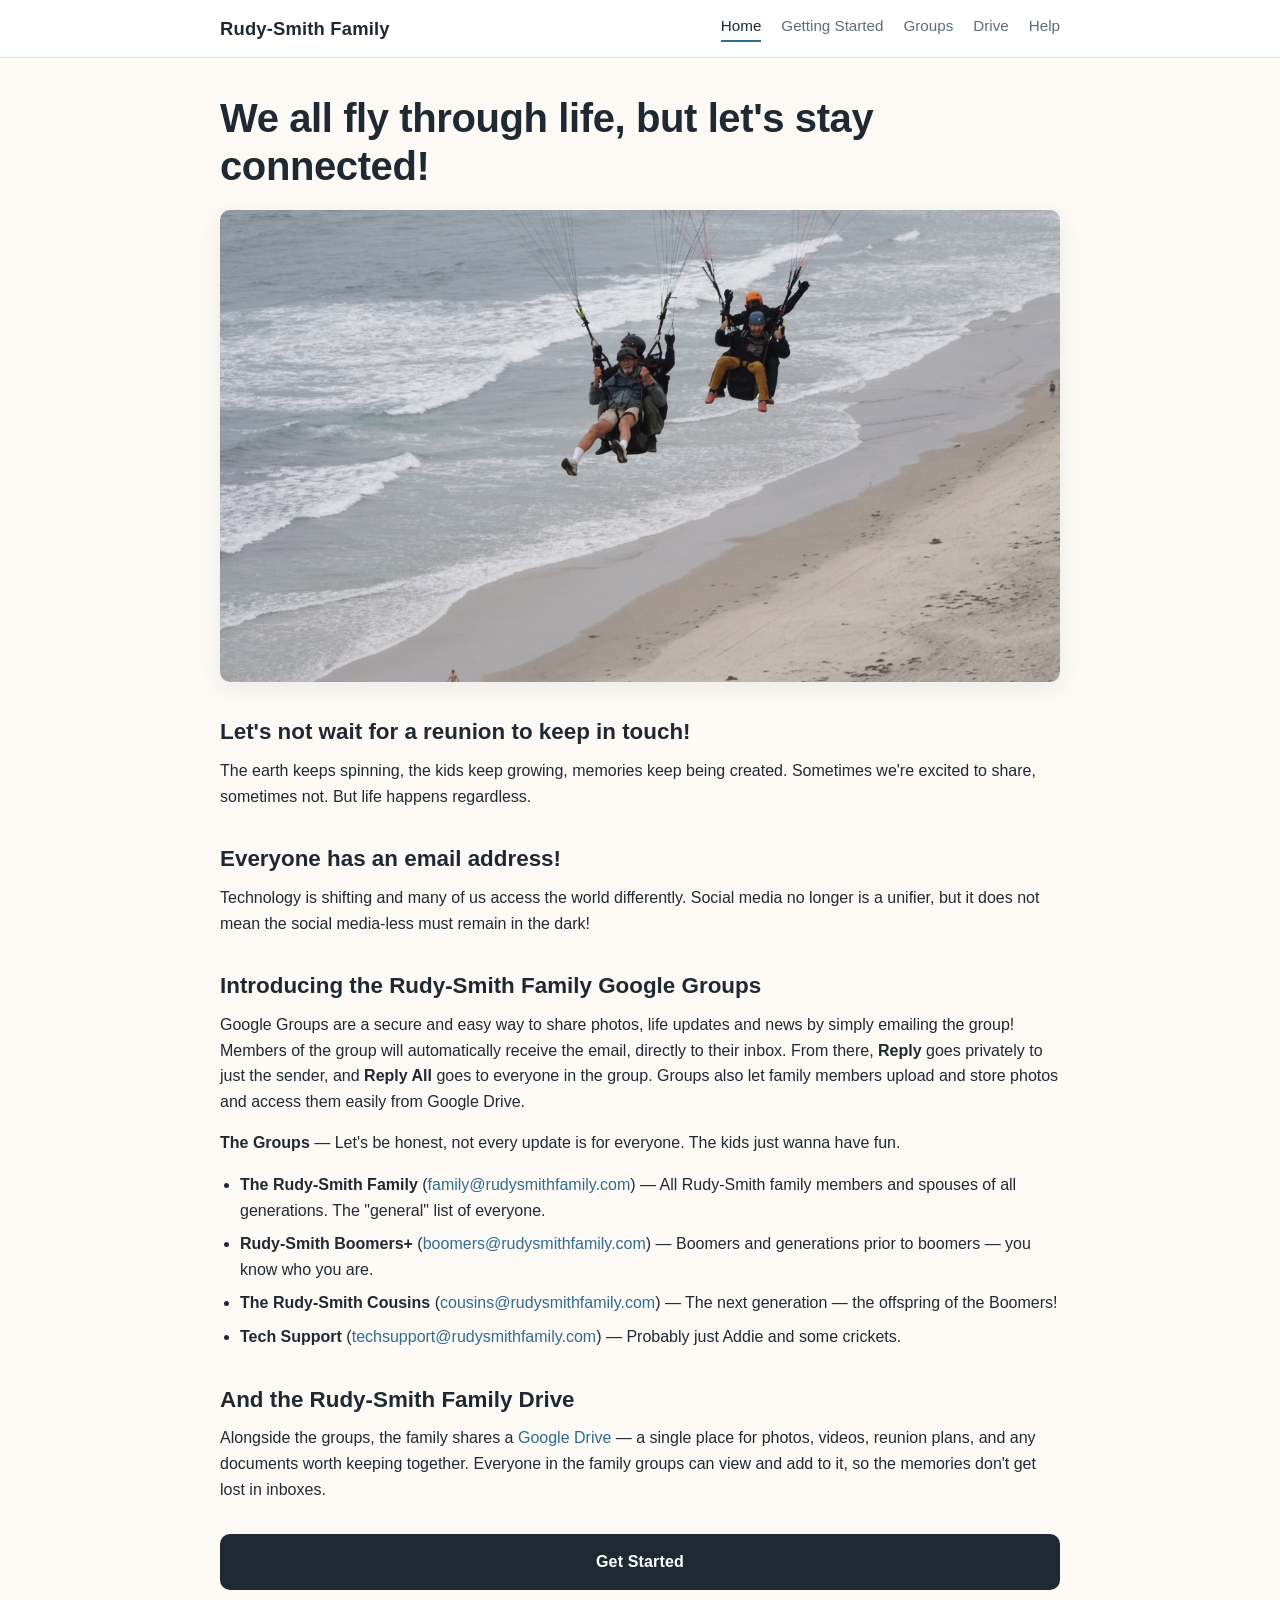
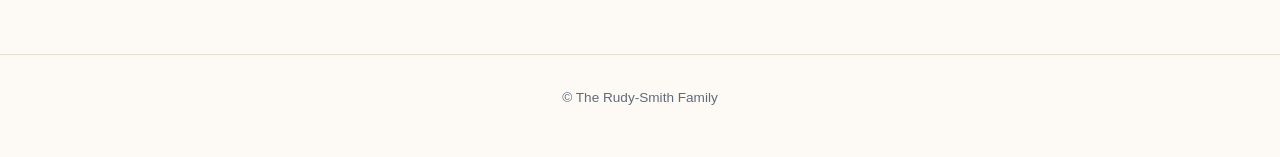
<file: index.html>
<!doctype html>
<html lang="en">
<head>
  <meta charset="utf-8">
  <meta name="viewport" content="width=device-width, initial-scale=1">
  <title>Rudy-Smith Family</title>
  <meta name="description" content="A simple home base for the Rudy-Smith family — staying connected through email, photos, and life updates.">
  <link rel="stylesheet" href="/assets/css/style.css">
</head>
<body>
  <header class="site-header">
    <div class="site-header__inner">
      <a class="site-title" href="/">Rudy-Smith Family</a>
      <nav class="site-nav" aria-label="Primary">
        <a href="/" class="is-active">Home</a>
        <a href="/getting-started.html">Getting Started</a>
        <a href="/groups.html">Groups</a>
        <a href="/family-drive.html">Drive</a>
        <a href="/help.html">Help</a>
      </nav>
    </div>
  </header>

  <main>
    <h1>We all fly through life, but let's stay connected!</h1>

    <img class="hero-image"
         src="/assets/img/hero.jpg"
         alt="Two people paragliding in tandem along an ocean coastline.">

    <h2>Let's not wait for a reunion to keep in touch!</h2>
    <p>The earth keeps spinning, the kids keep growing, memories keep being created. Sometimes we're excited to share, sometimes not. But life happens regardless.</p>

    <h2>Everyone has an email address!</h2>
    <p>Technology is shifting and many of us access the world differently. Social media no longer is a unifier, but it does not mean the social media-less must remain in the dark!</p>

    <h2>Introducing the <strong>Rudy-Smith Family Google Groups</strong></h2>
    <p>Google Groups are a secure and easy way to share photos, life updates and news by simply emailing the group! Members of the group will automatically receive the email, directly to their inbox. From there, <strong>Reply</strong> goes privately to just the sender, and <strong>Reply All</strong> goes to everyone in the group. Groups also let family members upload and store photos and access them easily from Google Drive.</p>

    <p><strong>The Groups</strong> — Let's be honest, not every update is for everyone. The kids just wanna have fun.</p>

    <ul class="group-summary">
      <li><strong>The Rudy-Smith Family</strong> (<a href="mailto:family@rudysmithfamily.com">family@rudysmithfamily.com</a>) — All Rudy-Smith family members and spouses of all generations. The "general" list of everyone.</li>
      <li><strong>Rudy-Smith Boomers+</strong> (<a href="mailto:boomers@rudysmithfamily.com">boomers@rudysmithfamily.com</a>) — Boomers and generations prior to boomers — you know who you are.</li>
      <li><strong>The Rudy-Smith Cousins</strong> (<a href="mailto:cousins@rudysmithfamily.com">cousins@rudysmithfamily.com</a>) — The next generation — the offspring of the Boomers!</li>
      <li><strong>Tech Support</strong> (<a href="mailto:techsupport@rudysmithfamily.com">techsupport@rudysmithfamily.com</a>) — Probably just Addie and some crickets.</li>
    </ul>

    <h2>And the <strong>Rudy-Smith Family Drive</strong></h2>
    <p>Alongside the groups, the family shares a <a href="/family-drive.html">Google Drive</a> — a single place for photos, videos, reunion plans, and any documents worth keeping together. Everyone in the family groups can view and add to it, so the memories don't get lost in inboxes.</p>

    <a class="cta" href="/getting-started.html">Get Started</a>
  </main>

  <footer class="site-footer">
    <p>&copy; The Rudy-Smith Family</p>
  </footer>
</body>
</html>
</file>
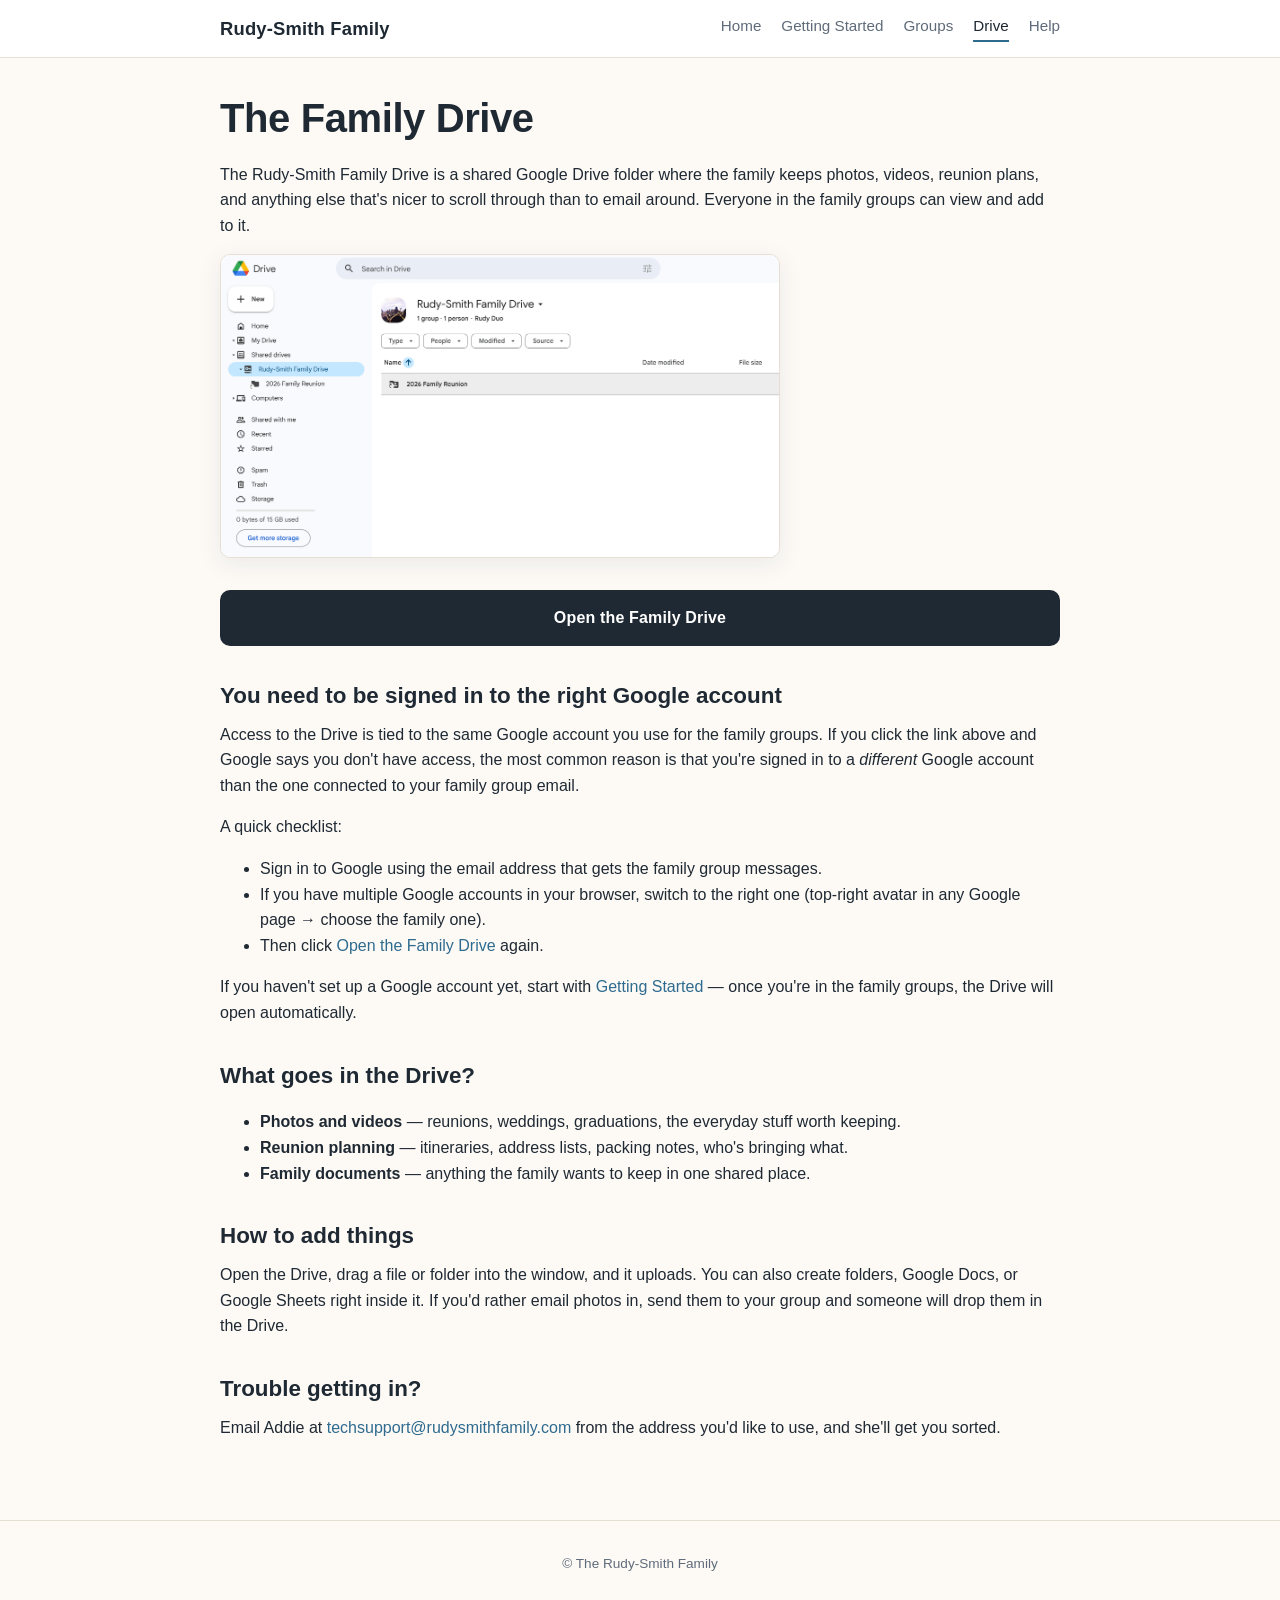
<file: family-drive.html>
<!doctype html>
<html lang="en">
<head>
  <meta charset="utf-8">
  <meta name="viewport" content="width=device-width, initial-scale=1">
  <title>Family Drive · Rudy-Smith Family</title>
  <meta name="description" content="The Rudy-Smith Family shared Google Drive — where photos, videos, and documents live for the whole family.">
  <link rel="stylesheet" href="/assets/css/style.css">
</head>
<body>
  <header class="site-header">
    <div class="site-header__inner">
      <a class="site-title" href="/">Rudy-Smith Family</a>
      <nav class="site-nav" aria-label="Primary">
        <a href="/">Home</a>
        <a href="/getting-started.html">Getting Started</a>
        <a href="/groups.html">Groups</a>
        <a href="/family-drive.html" class="is-active">Drive</a>
        <a href="/help.html">Help</a>
      </nav>
    </div>
  </header>

  <main>
    <h1>The Family Drive</h1>
    <p>The Rudy-Smith Family Drive is a shared Google Drive folder where the family keeps photos, videos, reunion plans, and anything else that's nicer to scroll through than to email around. Everyone in the family groups can view and add to it.</p>

    <img class="step-image" src="/assets/img/family-drive.png" alt="Google Drive showing the Rudy-Smith Family Drive shared drive with a 2026 Family Reunion folder inside.">

    <a class="cta" href="https://drive.google.com/drive/folders/0AOQkxbM5boICUk9PVA" target="_blank" rel="noopener">Open the Family Drive</a>

    <h2>You need to be signed in to the right Google account</h2>
    <p>Access to the Drive is tied to the same Google account you use for the family groups. If you click the link above and Google says you don't have access, the most common reason is that you're signed in to a <em>different</em> Google account than the one connected to your family group email.</p>
    <p>A quick checklist:</p>
    <ul>
      <li>Sign in to Google using the email address that gets the family group messages.</li>
      <li>If you have multiple Google accounts in your browser, switch to the right one (top-right avatar in any Google page → choose the family one).</li>
      <li>Then click <a href="https://drive.google.com/drive/folders/0AOQkxbM5boICUk9PVA" target="_blank" rel="noopener">Open the Family Drive</a> again.</li>
    </ul>
    <p>If you haven't set up a Google account yet, start with <a href="/getting-started.html">Getting Started</a> — once you're in the family groups, the Drive will open automatically.</p>

    <h2>What goes in the Drive?</h2>
    <ul>
      <li><strong>Photos and videos</strong> — reunions, weddings, graduations, the everyday stuff worth keeping.</li>
      <li><strong>Reunion planning</strong> — itineraries, address lists, packing notes, who's bringing what.</li>
      <li><strong>Family documents</strong> — anything the family wants to keep in one shared place.</li>
    </ul>

    <h2>How to add things</h2>
    <p>Open the Drive, drag a file or folder into the window, and it uploads. You can also create folders, Google Docs, or Google Sheets right inside it. If you'd rather email photos in, send them to your group and someone will drop them in the Drive.</p>

    <h2>Trouble getting in?</h2>
    <p>Email Addie at <a href="mailto:techsupport@rudysmithfamily.com">techsupport@rudysmithfamily.com</a> from the address you'd like to use, and she'll get you sorted.</p>
  </main>

  <footer class="site-footer">
    <p>&copy; The Rudy-Smith Family</p>
  </footer>
</body>
</html>
</file>
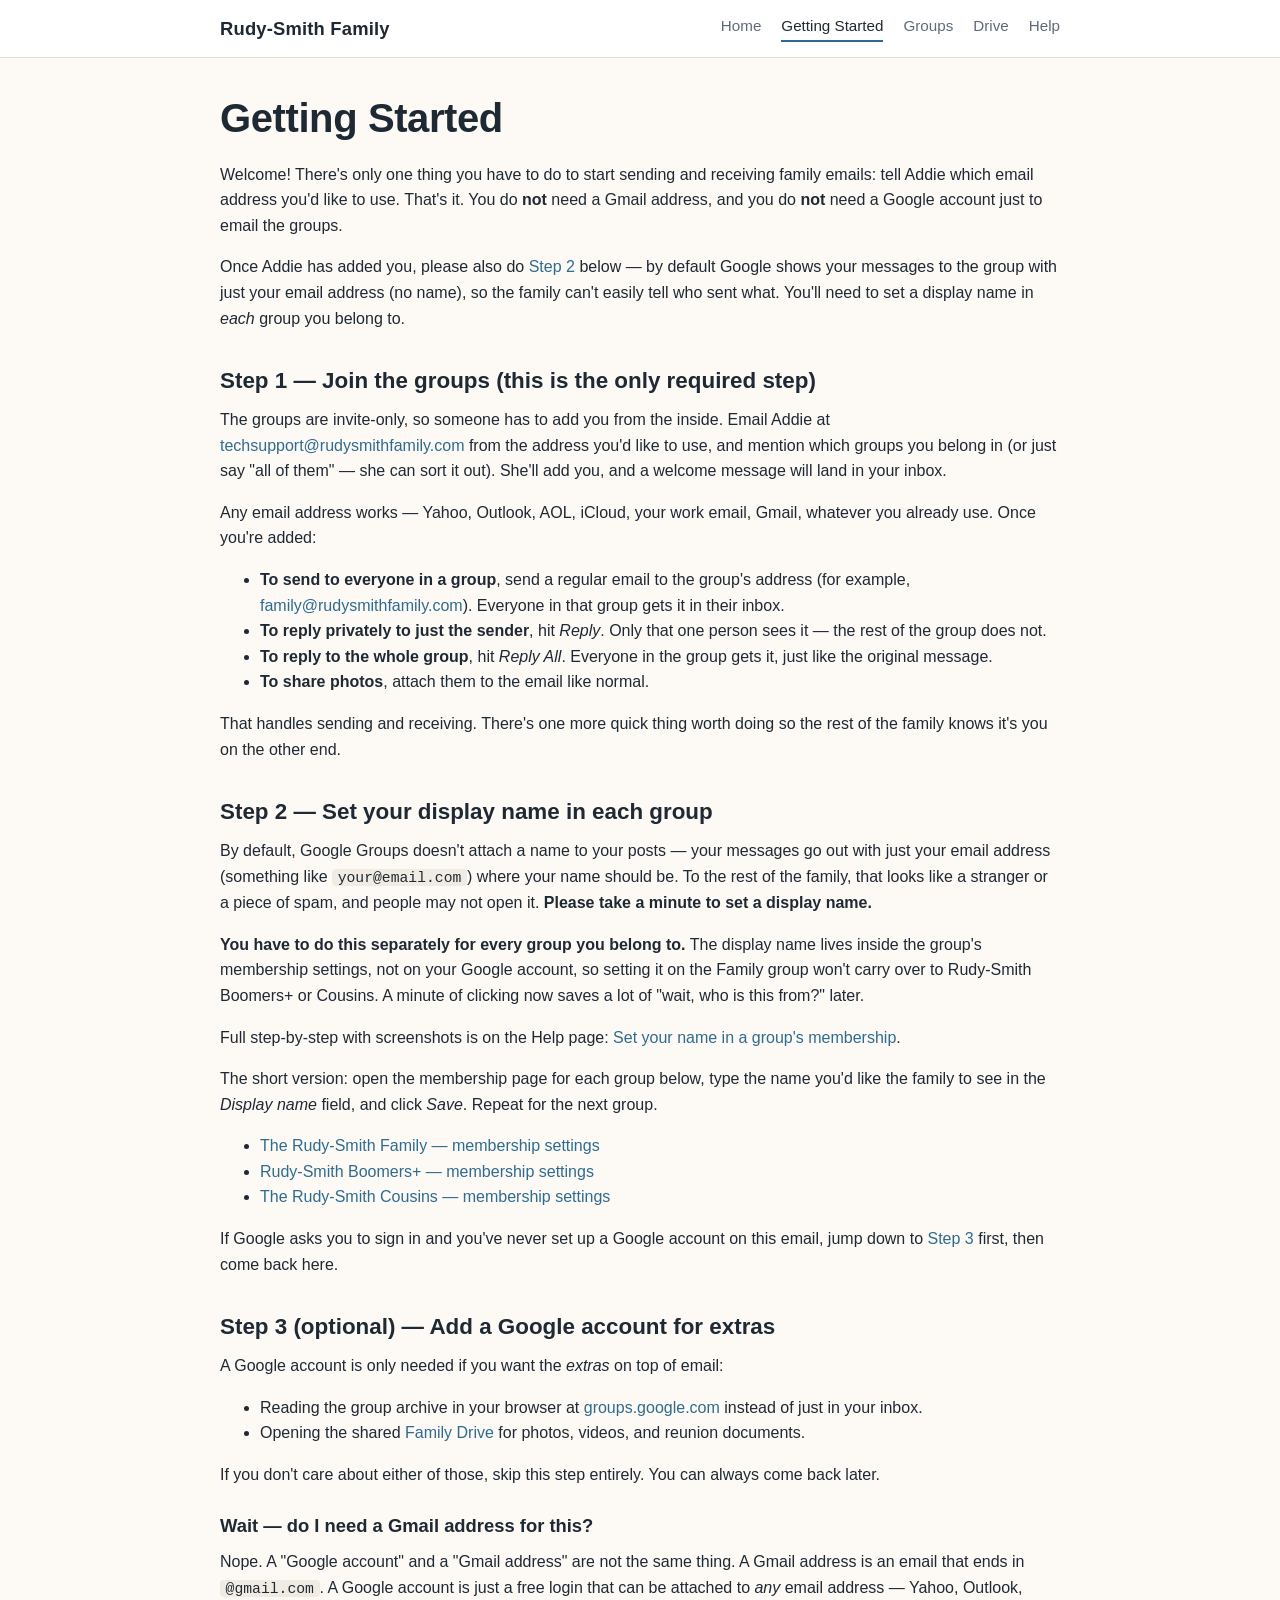
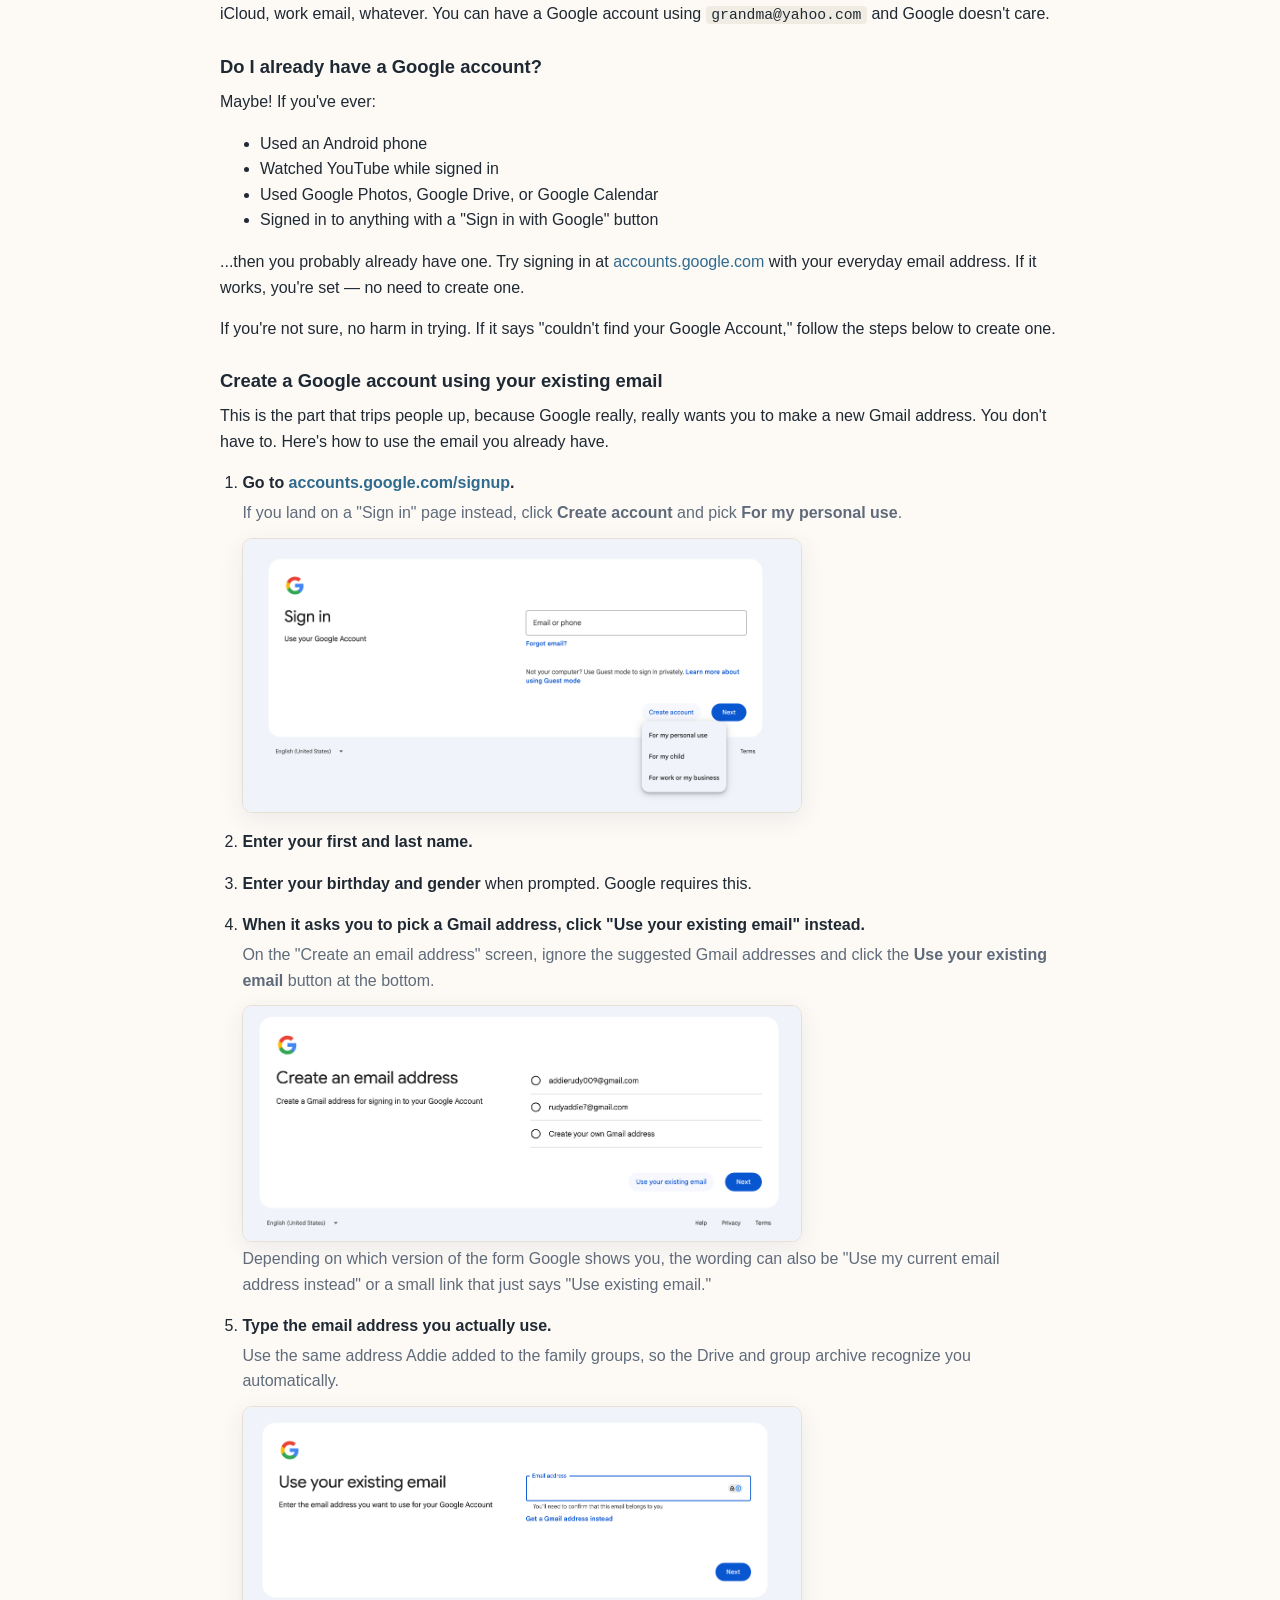
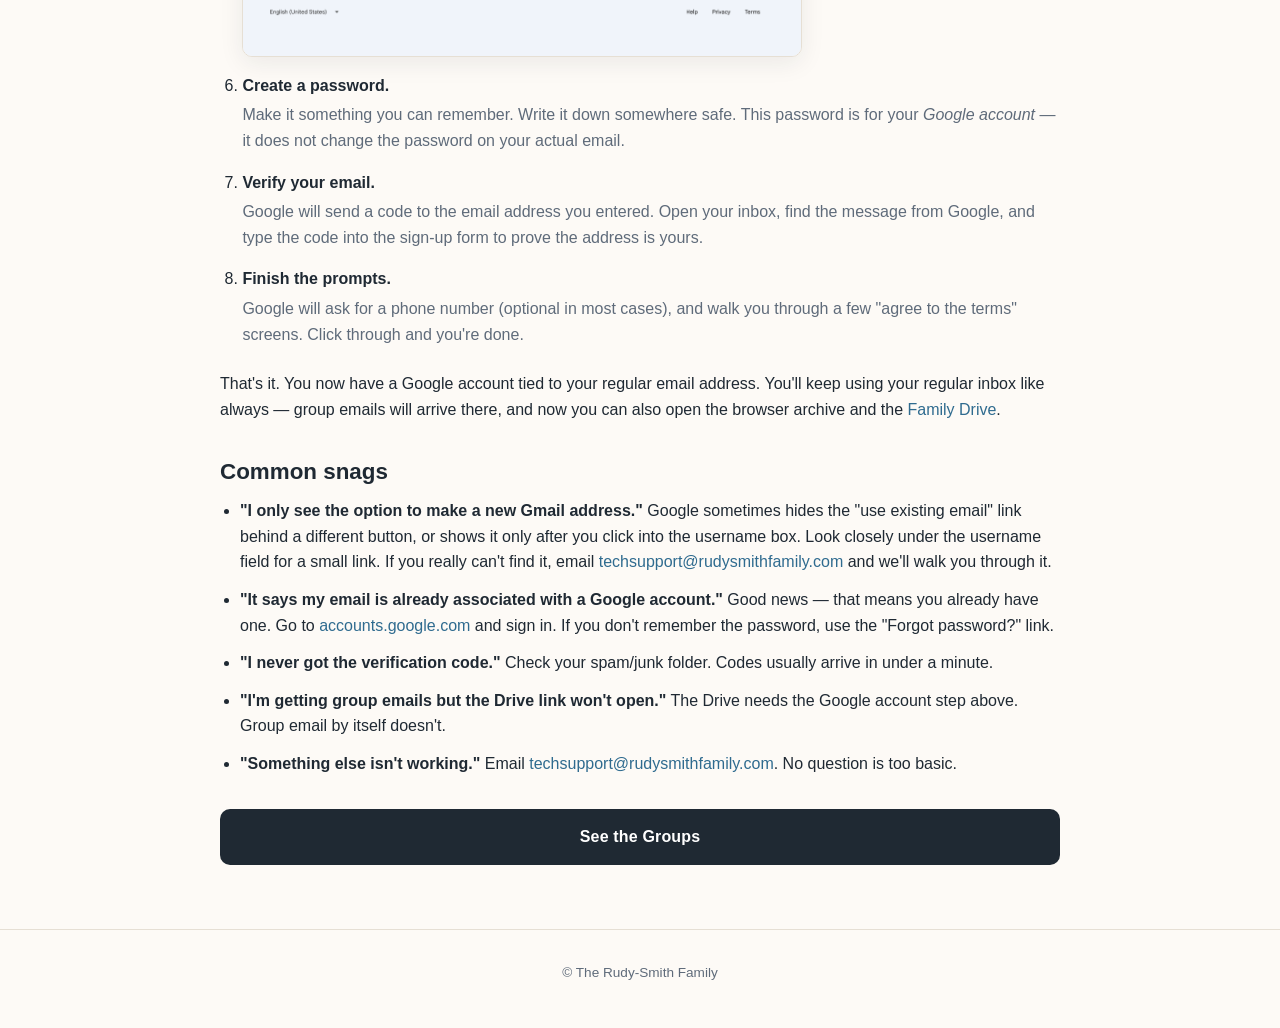
<file: getting-started.html>
<!doctype html>
<html lang="en">
<head>
  <meta charset="utf-8">
  <meta name="viewport" content="width=device-width, initial-scale=1">
  <title>Getting Started · Rudy-Smith Family</title>
  <meta name="description" content="How to join the Rudy-Smith Family Google Groups using any email address — no Google account required to send and receive.">
  <link rel="stylesheet" href="/assets/css/style.css">
</head>
<body>
  <header class="site-header">
    <div class="site-header__inner">
      <a class="site-title" href="/">Rudy-Smith Family</a>
      <nav class="site-nav" aria-label="Primary">
        <a href="/">Home</a>
        <a href="/getting-started.html" class="is-active">Getting Started</a>
        <a href="/groups.html">Groups</a>
        <a href="/family-drive.html">Drive</a>
        <a href="/help.html">Help</a>
      </nav>
    </div>
  </header>

  <main>
    <h1>Getting Started</h1>
    <p>Welcome! There's only one thing you have to do to start sending and receiving family emails: tell Addie which email address you'd like to use. That's it. You do <strong>not</strong> need a Gmail address, and you do <strong>not</strong> need a Google account just to email the groups.</p>
    <p>Once Addie has added you, please also do <a href="#set-display-name">Step 2</a> below — by default Google shows your messages to the group with just your email address (no name), so the family can't easily tell who sent what. You'll need to set a display name in <em>each</em> group you belong to.</p>

    <h2 id="join-the-groups">Step 1 — Join the groups (this is the only required step)</h2>
    <p>The groups are invite-only, so someone has to add you from the inside. Email Addie at <a href="mailto:techsupport@rudysmithfamily.com">techsupport@rudysmithfamily.com</a> from the address you'd like to use, and mention which groups you belong in (or just say "all of them" — she can sort it out). She'll add you, and a welcome message will land in your inbox.</p>
    <p>Any email address works — Yahoo, Outlook, AOL, iCloud, your work email, Gmail, whatever you already use. Once you're added:</p>
    <ul>
      <li><strong>To send to everyone in a group</strong>, send a regular email to the group's address (for example, <a href="mailto:family@rudysmithfamily.com">family@rudysmithfamily.com</a>). Everyone in that group gets it in their inbox.</li>
      <li><strong>To reply privately to just the sender</strong>, hit <em>Reply</em>. Only that one person sees it — the rest of the group does not.</li>
      <li><strong>To reply to the whole group</strong>, hit <em>Reply All</em>. Everyone in the group gets it, just like the original message.</li>
      <li><strong>To share photos</strong>, attach them to the email like normal.</li>
    </ul>
    <p>That handles sending and receiving. There's one more quick thing worth doing so the rest of the family knows it's you on the other end.</p>

    <h2 id="set-display-name">Step 2 — Set your display name in each group</h2>
    <p>By default, Google Groups doesn't attach a name to your posts — your messages go out with just your email address (something like <code>your@email.com</code>) where your name should be. To the rest of the family, that looks like a stranger or a piece of spam, and people may not open it. <strong>Please take a minute to set a display name.</strong></p>
    <p><strong>You have to do this separately for every group you belong to.</strong> The display name lives inside the group's membership settings, not on your Google account, so setting it on the Family group won't carry over to Rudy-Smith Boomers+ or Cousins. A minute of clicking now saves a lot of "wait, who is this from?" later.</p>
    <p>Full step-by-step with screenshots is on the Help page: <a href="/help.html#profile-name">Set your name in a group's membership</a>.</p>
    <p>The short version: open the membership page for each group below, type the name you'd like the family to see in the <em>Display name</em> field, and click <em>Save</em>. Repeat for the next group.</p>
    <ul>
      <li><a href="https://groups.google.com/a/rudysmithfamily.com/g/family/membership" target="_blank" rel="noopener">The Rudy-Smith Family — membership settings</a></li>
      <li><a href="https://groups.google.com/a/rudysmithfamily.com/g/boomers/membership" target="_blank" rel="noopener">Rudy-Smith Boomers+ — membership settings</a></li>
      <li><a href="https://groups.google.com/a/rudysmithfamily.com/g/cousins/membership" target="_blank" rel="noopener">The Rudy-Smith Cousins — membership settings</a></li>
    </ul>
    <p>If Google asks you to sign in and you've never set up a Google account on this email, jump down to <a href="#optional-google-account">Step 3</a> first, then come back here.</p>

    <h2 id="optional-google-account">Step 3 (optional) — Add a Google account for extras</h2>
    <p>A Google account is only needed if you want the <em>extras</em> on top of email:</p>
    <ul>
      <li>Reading the group archive in your browser at <a href="https://groups.google.com/" target="_blank" rel="noopener">groups.google.com</a> instead of just in your inbox.</li>
      <li>Opening the shared <a href="/family-drive.html">Family Drive</a> for photos, videos, and reunion documents.</li>
    </ul>
    <p>If you don't care about either of those, skip this step entirely. You can always come back later.</p>

    <h3>Wait — do I need a Gmail address for this?</h3>
    <p>Nope. A "Google account" and a "Gmail address" are not the same thing. A Gmail address is an email that ends in <code>@gmail.com</code>. A Google account is just a free login that can be attached to <em>any</em> email address — Yahoo, Outlook, iCloud, work email, whatever. You can have a Google account using <code>grandma@yahoo.com</code> and Google doesn't care.</p>

    <h3>Do I already have a Google account?</h3>
    <p>Maybe! If you've ever:</p>
    <ul>
      <li>Used an Android phone</li>
      <li>Watched YouTube while signed in</li>
      <li>Used Google Photos, Google Drive, or Google Calendar</li>
      <li>Signed in to anything with a "Sign in with Google" button</li>
    </ul>
    <p>...then you probably already have one. Try signing in at <a href="https://accounts.google.com/" target="_blank" rel="noopener">accounts.google.com</a> with your everyday email address. If it works, you're set — no need to create one.</p>
    <p>If you're not sure, no harm in trying. If it says "couldn't find your Google Account," follow the steps below to create one.</p>

    <h3 id="create-account">Create a Google account using your existing email</h3>
    <p>This is the part that trips people up, because Google really, really wants you to make a new Gmail address. You don't have to. Here's how to use the email you already have.</p>

    <ol class="steps">
      <li>
        <strong>Go to <a href="https://accounts.google.com/signup" target="_blank" rel="noopener">accounts.google.com/signup</a>.</strong>
        <p>If you land on a "Sign in" page instead, click <strong>Create account</strong> and pick <strong>For my personal use</strong>.</p>
        <img class="step-image" src="/assets/img/google-signup-create-account.png" alt="Google Sign in page with the Create account menu open, showing For my personal use, For my child, and For work or my business.">
      </li>
      <li>
        <strong>Enter your first and last name.</strong>
      </li>
      <li>
        <strong>Enter your birthday and gender</strong> when prompted. Google requires this.
      </li>
      <li>
        <strong>When it asks you to pick a Gmail address, click "Use your existing email" instead.</strong>
        <p>On the "Create an email address" screen, ignore the suggested Gmail addresses and click the <strong>Use your existing email</strong> button at the bottom.</p>
        <img class="step-image" src="/assets/img/google-signup-use-existing-link.png" alt="Google's Create an email address screen showing suggested Gmail addresses and a Use your existing email button at the bottom.">
        <p>Depending on which version of the form Google shows you, the wording can also be "Use my current email address instead" or a small link that just says "Use existing email."</p>
      </li>
      <li>
        <strong>Type the email address you actually use.</strong>
        <p>Use the same address Addie added to the family groups, so the Drive and group archive recognize you automatically.</p>
        <img class="step-image" src="/assets/img/google-signup-existing-email-input.png" alt="Google's Use your existing email screen with a single Email address input field.">
      </li>
      <li>
        <strong>Create a password.</strong>
        <p>Make it something you can remember. Write it down somewhere safe. This password is for your <em>Google account</em> — it does not change the password on your actual email.</p>
      </li>
      <li>
        <strong>Verify your email.</strong>
        <p>Google will send a code to the email address you entered. Open your inbox, find the message from Google, and type the code into the sign-up form to prove the address is yours.</p>
      </li>
      <li>
        <strong>Finish the prompts.</strong>
        <p>Google will ask for a phone number (optional in most cases), and walk you through a few "agree to the terms" screens. Click through and you're done.</p>
      </li>
    </ol>

    <p>That's it. You now have a Google account tied to your regular email address. You'll keep using your regular inbox like always — group emails will arrive there, and now you can also open the browser archive and the <a href="/family-drive.html">Family Drive</a>.</p>

    <h2 id="trouble">Common snags</h2>
    <ul class="snags">
      <li><strong>"I only see the option to make a new Gmail address."</strong> Google sometimes hides the "use existing email" link behind a different button, or shows it only after you click into the username box. Look closely under the username field for a small link. If you really can't find it, email <a href="mailto:techsupport@rudysmithfamily.com">techsupport@rudysmithfamily.com</a> and we'll walk you through it.</li>
      <li><strong>"It says my email is already associated with a Google account."</strong> Good news — that means you already have one. Go to <a href="https://accounts.google.com/" target="_blank" rel="noopener">accounts.google.com</a> and sign in. If you don't remember the password, use the "Forgot password?" link.</li>
      <li><strong>"I never got the verification code."</strong> Check your spam/junk folder. Codes usually arrive in under a minute.</li>
      <li><strong>"I'm getting group emails but the Drive link won't open."</strong> The Drive needs the Google account step above. Group email by itself doesn't.</li>
      <li><strong>"Something else isn't working."</strong> Email <a href="mailto:techsupport@rudysmithfamily.com">techsupport@rudysmithfamily.com</a>. No question is too basic.</li>
    </ul>

    <a class="cta" href="/groups.html">See the Groups</a>
  </main>

  <footer class="site-footer">
    <p>&copy; The Rudy-Smith Family</p>
  </footer>
</body>
</html>
</file>
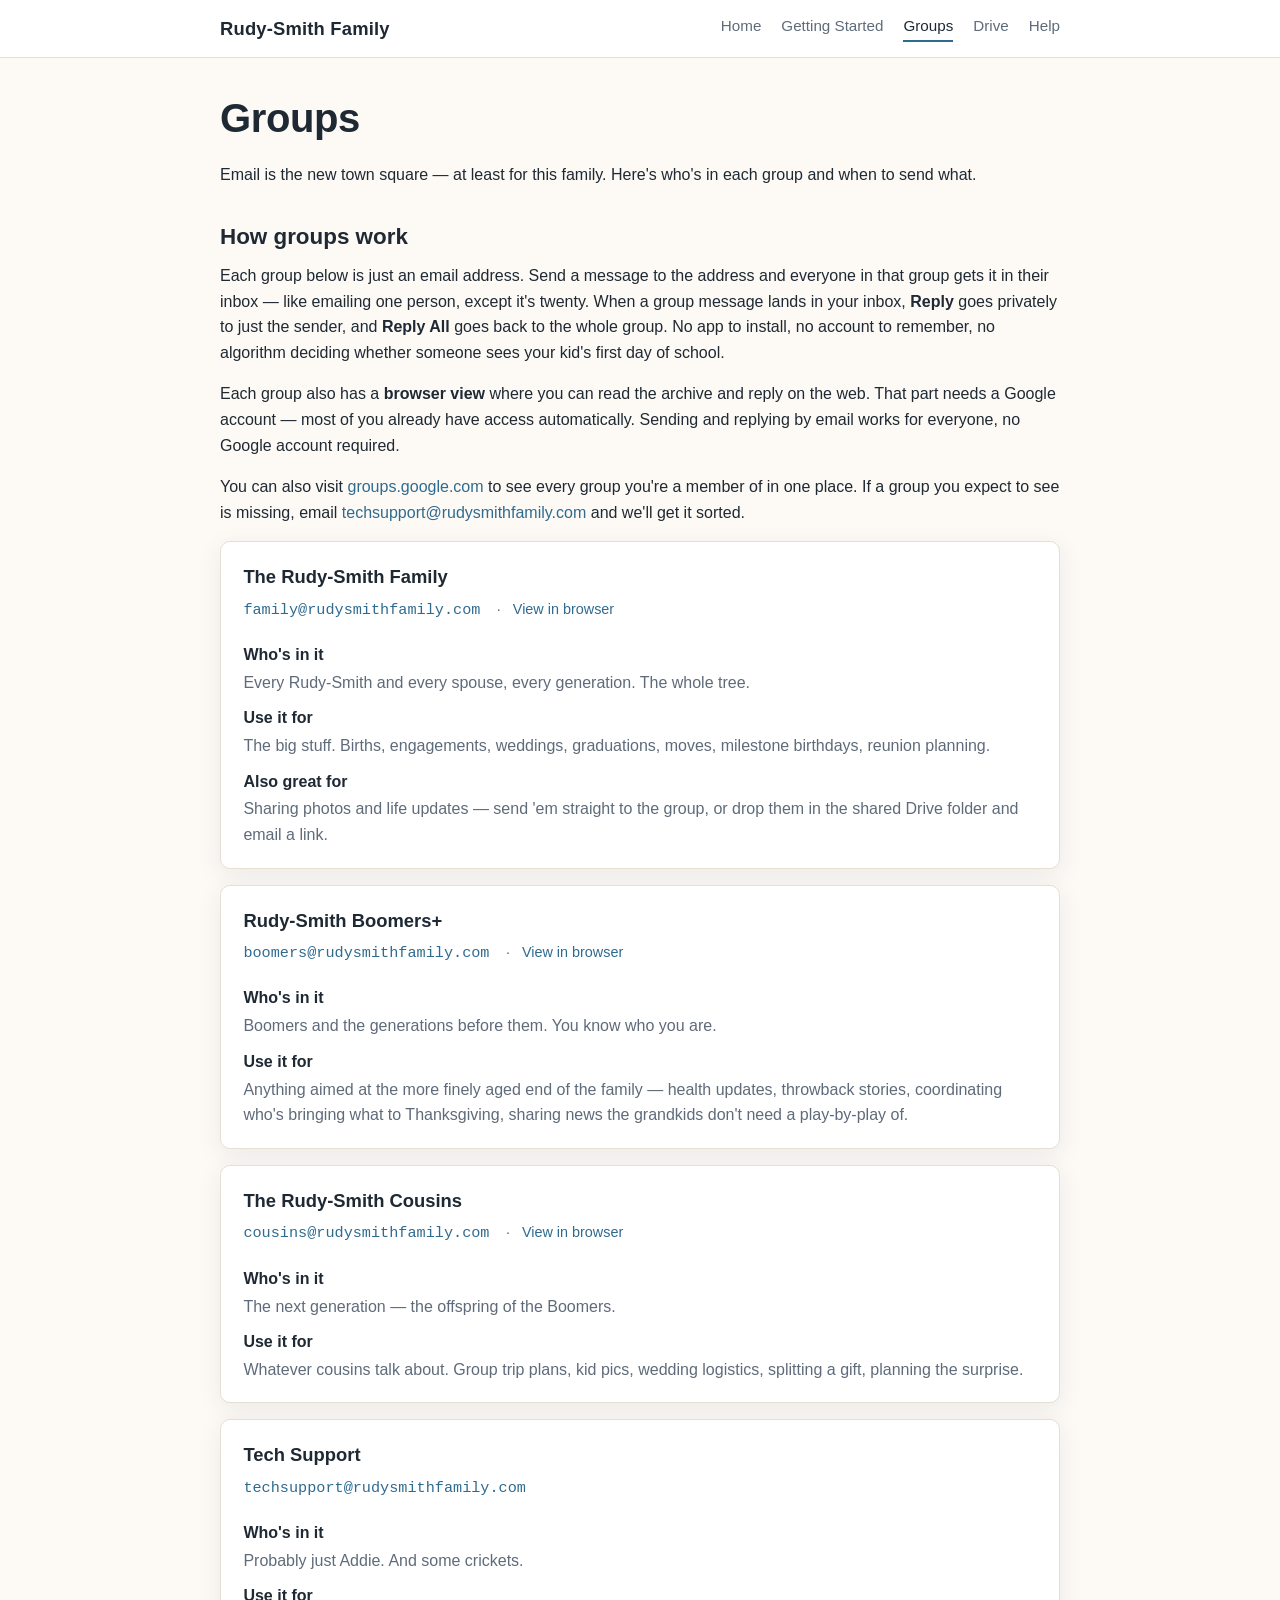
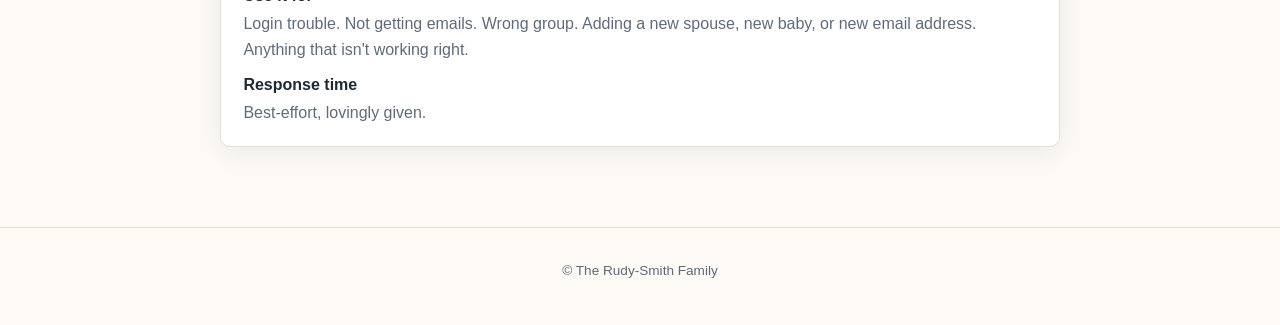
<file: groups.html>
<!doctype html>
<html lang="en">
<head>
  <meta charset="utf-8">
  <meta name="viewport" content="width=device-width, initial-scale=1">
  <title>Groups · Rudy-Smith Family</title>
  <meta name="description" content="The Rudy-Smith Family Google Groups — who's in each group and when to send what.">
  <link rel="stylesheet" href="/assets/css/style.css">
</head>
<body>
  <header class="site-header">
    <div class="site-header__inner">
      <a class="site-title" href="/">Rudy-Smith Family</a>
      <nav class="site-nav" aria-label="Primary">
        <a href="/">Home</a>
        <a href="/getting-started.html">Getting Started</a>
        <a href="/groups.html" class="is-active">Groups</a>
        <a href="/family-drive.html">Drive</a>
        <a href="/help.html">Help</a>
      </nav>
    </div>
  </header>

  <main>
    <h1>Groups</h1>
    <p>Email is the new town square — at least for this family. Here's who's in each group and when to send what.</p>

    <h2>How groups work</h2>
    <p>Each group below is just an email address. Send a message to the address and everyone in that group gets it in their inbox — like emailing one person, except it's twenty. When a group message lands in your inbox, <strong>Reply</strong> goes privately to just the sender, and <strong>Reply All</strong> goes back to the whole group. No app to install, no account to remember, no algorithm deciding whether someone sees your kid's first day of school.</p>
    <p>Each group also has a <strong>browser view</strong> where you can read the archive and reply on the web. That part needs a Google account — most of you already have access automatically. Sending and replying by email works for everyone, no Google account required.</p>
    <p>You can also visit <a href="https://groups.google.com/">groups.google.com</a> to see every group you're a member of in one place. If a group you expect to see is missing, email <a href="mailto:techsupport@rudysmithfamily.com">techsupport@rudysmithfamily.com</a> and we'll get it sorted.</p>

    <ul class="group-list">
      <li class="group-card">
        <h3>The Rudy-Smith Family</h3>
        <a class="email" href="mailto:family@rudysmithfamily.com">family@rudysmithfamily.com</a>
        <a class="group-link" href="https://groups.google.com/a/rudysmithfamily.com/g/family">View in browser</a>
        <dl>
          <dt>Who's in it</dt>
          <dd>Every Rudy-Smith and every spouse, every generation. The whole tree.</dd>
          <dt>Use it for</dt>
          <dd>The big stuff. Births, engagements, weddings, graduations, moves, milestone birthdays, reunion planning.</dd>
          <dt>Also great for</dt>
          <dd>Sharing photos and life updates — send 'em straight to the group, or drop them in the shared Drive folder and email a link.</dd>
        </dl>
      </li>

      <li class="group-card">
        <h3>Rudy-Smith Boomers+</h3>
        <a class="email" href="mailto:boomers@rudysmithfamily.com">boomers@rudysmithfamily.com</a>
        <a class="group-link" href="https://groups.google.com/a/rudysmithfamily.com/g/boomers">View in browser</a>
        <dl>
          <dt>Who's in it</dt>
          <dd>Boomers and the generations before them. You know who you are.</dd>
          <dt>Use it for</dt>
          <dd>Anything aimed at the more finely aged end of the family — health updates, throwback stories, coordinating who's bringing what to Thanksgiving, sharing news the grandkids don't need a play-by-play of.</dd>
        </dl>
      </li>

      <li class="group-card">
        <h3>The Rudy-Smith Cousins</h3>
        <a class="email" href="mailto:cousins@rudysmithfamily.com">cousins@rudysmithfamily.com</a>
        <a class="group-link" href="https://groups.google.com/a/rudysmithfamily.com/g/cousins">View in browser</a>
        <dl>
          <dt>Who's in it</dt>
          <dd>The next generation — the offspring of the Boomers.</dd>
          <dt>Use it for</dt>
          <dd>Whatever cousins talk about. Group trip plans, kid pics, wedding logistics, splitting a gift, planning the surprise.</dd>
        </dl>
      </li>

      <li class="group-card">
        <h3>Tech Support</h3>
        <a class="email" href="mailto:techsupport@rudysmithfamily.com">techsupport@rudysmithfamily.com</a>
        <dl>
          <dt>Who's in it</dt>
          <dd>Probably just Addie. And some crickets.</dd>
          <dt>Use it for</dt>
          <dd>Login trouble. Not getting emails. Wrong group. Adding a new spouse, new baby, or new email address. Anything that isn't working right.</dd>
          <dt>Response time</dt>
          <dd>Best-effort, lovingly given.</dd>
        </dl>
      </li>
    </ul>
  </main>

  <footer class="site-footer">
    <p>&copy; The Rudy-Smith Family</p>
  </footer>
</body>
</html>
</file>
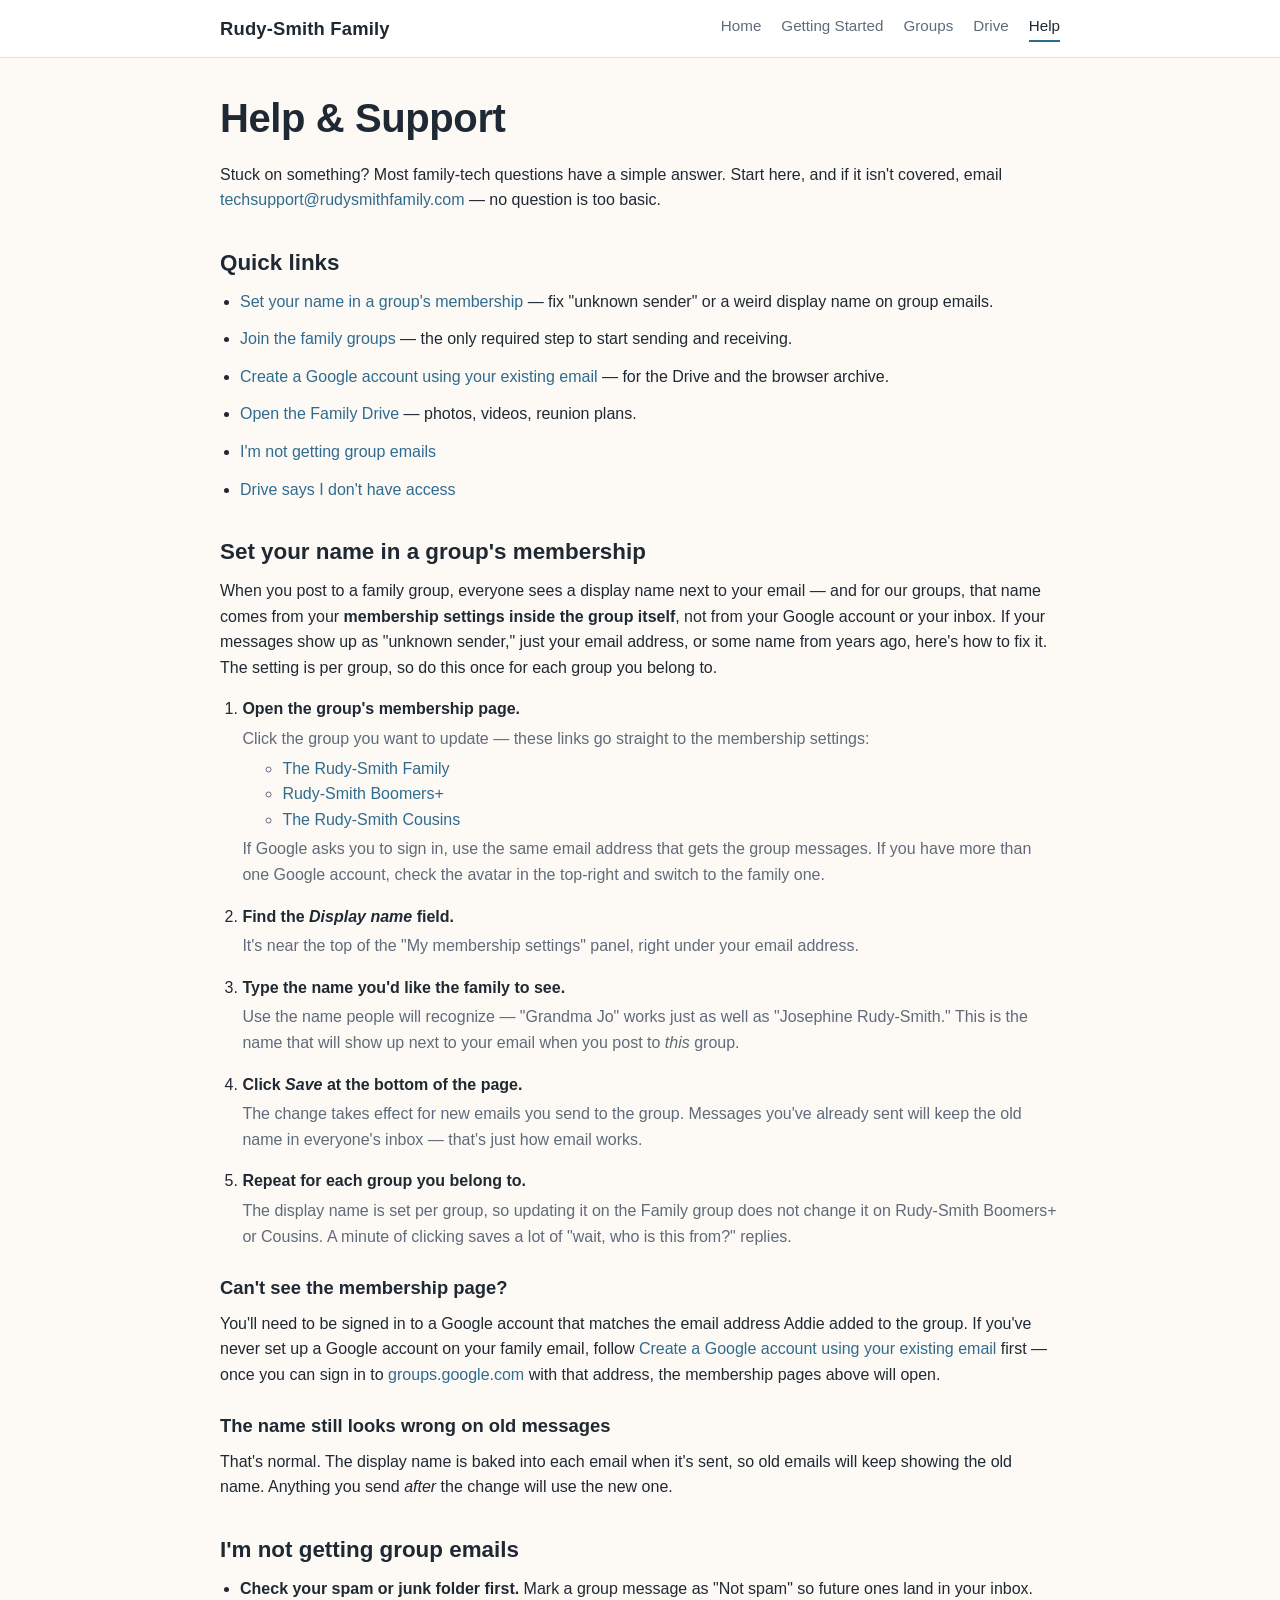
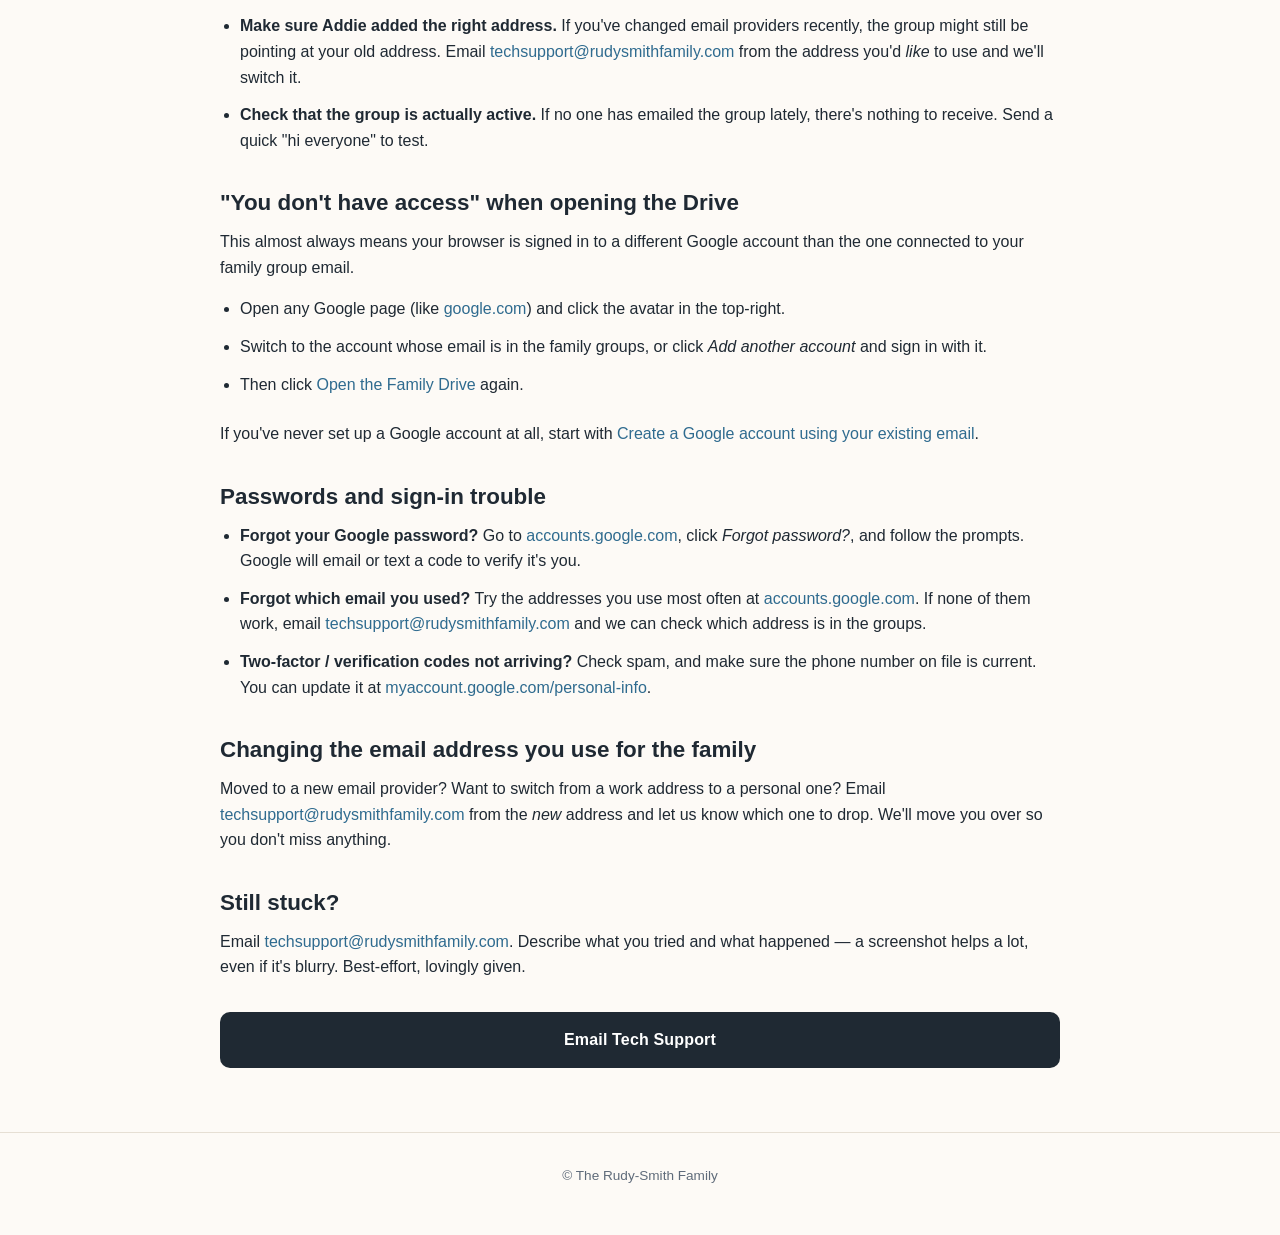
<file: help.html>
<!doctype html>
<html lang="en">
<head>
  <meta charset="utf-8">
  <meta name="viewport" content="width=device-width, initial-scale=1">
  <title>Help &amp; Support · Rudy-Smith Family</title>
  <meta name="description" content="Help and support for the Rudy-Smith Family Google Groups and Drive — including how to set the name shown on your Google profile.">
  <link rel="stylesheet" href="/assets/css/style.css">
</head>
<body>
  <header class="site-header">
    <div class="site-header__inner">
      <a class="site-title" href="/">Rudy-Smith Family</a>
      <nav class="site-nav" aria-label="Primary">
        <a href="/">Home</a>
        <a href="/getting-started.html">Getting Started</a>
        <a href="/groups.html">Groups</a>
        <a href="/family-drive.html">Drive</a>
        <a href="/help.html" class="is-active">Help</a>
      </nav>
    </div>
  </header>

  <main>
    <h1>Help &amp; Support</h1>
    <p>Stuck on something? Most family-tech questions have a simple answer. Start here, and if it isn't covered, email <a href="mailto:techsupport@rudysmithfamily.com">techsupport@rudysmithfamily.com</a> — no question is too basic.</p>

    <h2 id="quick-links">Quick links</h2>
    <ul class="snags">
      <li><a href="#profile-name">Set your name in a group's membership</a> — fix "unknown sender" or a weird display name on group emails.</li>
      <li><a href="/getting-started.html#join-the-groups">Join the family groups</a> — the only required step to start sending and receiving.</li>
      <li><a href="/getting-started.html#create-account">Create a Google account using your existing email</a> — for the Drive and the browser archive.</li>
      <li><a href="/family-drive.html">Open the Family Drive</a> — photos, videos, reunion plans.</li>
      <li><a href="#not-getting-emails">I'm not getting group emails</a></li>
      <li><a href="#wrong-account">Drive says I don't have access</a></li>
    </ul>

    <h2 id="profile-name">Set your name in a group's membership</h2>
    <p>When you post to a family group, everyone sees a display name next to your email — and for our groups, that name comes from your <strong>membership settings inside the group itself</strong>, not from your Google account or your inbox. If your messages show up as "unknown sender," just your email address, or some name from years ago, here's how to fix it. The setting is per group, so do this once for each group you belong to.</p>

    <ol class="steps">
      <li>
        <strong>Open the group's membership page.</strong>
        <p>Click the group you want to update — these links go straight to the membership settings:</p>
        <ul>
          <li><a href="https://groups.google.com/a/rudysmithfamily.com/g/family/membership" target="_blank" rel="noopener">The Rudy-Smith Family</a></li>
          <li><a href="https://groups.google.com/a/rudysmithfamily.com/g/boomers/membership" target="_blank" rel="noopener">Rudy-Smith Boomers+</a></li>
          <li><a href="https://groups.google.com/a/rudysmithfamily.com/g/cousins/membership" target="_blank" rel="noopener">The Rudy-Smith Cousins</a></li>
        </ul>
        <p>If Google asks you to sign in, use the same email address that gets the group messages. If you have more than one Google account, check the avatar in the top-right and switch to the family one.</p>
      </li>
      <li>
        <strong>Find the <em>Display name</em> field.</strong>
        <p>It's near the top of the "My membership settings" panel, right under your email address.</p>
      </li>
      <li>
        <strong>Type the name you'd like the family to see.</strong>
        <p>Use the name people will recognize — "Grandma Jo" works just as well as "Josephine Rudy-Smith." This is the name that will show up next to your email when you post to <em>this</em> group.</p>
      </li>
      <li>
        <strong>Click <em>Save</em> at the bottom of the page.</strong>
        <p>The change takes effect for new emails you send to the group. Messages you've already sent will keep the old name in everyone's inbox — that's just how email works.</p>
      </li>
      <li>
        <strong>Repeat for each group you belong to.</strong>
        <p>The display name is set per group, so updating it on the Family group does not change it on Rudy-Smith Boomers+ or Cousins. A minute of clicking saves a lot of "wait, who is this from?" replies.</p>
      </li>
    </ol>

    <h3>Can't see the membership page?</h3>
    <p>You'll need to be signed in to a Google account that matches the email address Addie added to the group. If you've never set up a Google account on your family email, follow <a href="/getting-started.html#create-account">Create a Google account using your existing email</a> first — once you can sign in to <a href="https://groups.google.com/" target="_blank" rel="noopener">groups.google.com</a> with that address, the membership pages above will open.</p>

    <h3>The name still looks wrong on old messages</h3>
    <p>That's normal. The display name is baked into each email when it's sent, so old emails will keep showing the old name. Anything you send <em>after</em> the change will use the new one.</p>

    <h2 id="not-getting-emails">I'm not getting group emails</h2>
    <ul class="snags">
      <li><strong>Check your spam or junk folder first.</strong> Mark a group message as "Not spam" so future ones land in your inbox.</li>
      <li><strong>Make sure Addie added the right address.</strong> If you've changed email providers recently, the group might still be pointing at your old address. Email <a href="mailto:techsupport@rudysmithfamily.com">techsupport@rudysmithfamily.com</a> from the address you'd <em>like</em> to use and we'll switch it.</li>
      <li><strong>Check that the group is actually active.</strong> If no one has emailed the group lately, there's nothing to receive. Send a quick "hi everyone" to test.</li>
    </ul>

    <h2 id="wrong-account">"You don't have access" when opening the Drive</h2>
    <p>This almost always means your browser is signed in to a different Google account than the one connected to your family group email.</p>
    <ul class="snags">
      <li>Open any Google page (like <a href="https://www.google.com/" target="_blank" rel="noopener">google.com</a>) and click the avatar in the top-right.</li>
      <li>Switch to the account whose email is in the family groups, or click <em>Add another account</em> and sign in with it.</li>
      <li>Then click <a href="https://drive.google.com/drive/folders/0AOQkxbM5boICUk9PVA" target="_blank" rel="noopener">Open the Family Drive</a> again.</li>
    </ul>
    <p>If you've never set up a Google account at all, start with <a href="/getting-started.html#create-account">Create a Google account using your existing email</a>.</p>

    <h2 id="passwords">Passwords and sign-in trouble</h2>
    <ul class="snags">
      <li><strong>Forgot your Google password?</strong> Go to <a href="https://accounts.google.com/" target="_blank" rel="noopener">accounts.google.com</a>, click <em>Forgot password?</em>, and follow the prompts. Google will email or text a code to verify it's you.</li>
      <li><strong>Forgot which email you used?</strong> Try the addresses you use most often at <a href="https://accounts.google.com/" target="_blank" rel="noopener">accounts.google.com</a>. If none of them work, email <a href="mailto:techsupport@rudysmithfamily.com">techsupport@rudysmithfamily.com</a> and we can check which address is in the groups.</li>
      <li><strong>Two-factor / verification codes not arriving?</strong> Check spam, and make sure the phone number on file is current. You can update it at <a href="https://myaccount.google.com/personal-info" target="_blank" rel="noopener">myaccount.google.com/personal-info</a>.</li>
    </ul>

    <h2 id="changing-email">Changing the email address you use for the family</h2>
    <p>Moved to a new email provider? Want to switch from a work address to a personal one? Email <a href="mailto:techsupport@rudysmithfamily.com">techsupport@rudysmithfamily.com</a> from the <em>new</em> address and let us know which one to drop. We'll move you over so you don't miss anything.</p>

    <h2 id="still-stuck">Still stuck?</h2>
    <p>Email <a href="mailto:techsupport@rudysmithfamily.com">techsupport@rudysmithfamily.com</a>. Describe what you tried and what happened — a screenshot helps a lot, even if it's blurry. Best-effort, lovingly given.</p>

    <a class="cta" href="mailto:techsupport@rudysmithfamily.com">Email Tech Support</a>
  </main>

  <footer class="site-footer">
    <p>&copy; The Rudy-Smith Family</p>
  </footer>
</body>
</html>
</file>
<file: assets/css/style.css>
:root {
  --color-bg: #fdfaf6;
  --color-surface: #ffffff;
  --color-text: #1f2933;
  --color-muted: #5f6b7a;
  --color-accent: #2f6b8f;
  --color-accent-dark: #1f4d6b;
  --color-border: #e6dfd4;
  --max-width: 880px;
  --radius: 10px;
  --shadow: 0 6px 24px rgba(31, 41, 51, 0.08);
  font-family: -apple-system, BlinkMacSystemFont, "Segoe UI", Roboto, "Helvetica Neue", Arial, sans-serif;
}

* {
  box-sizing: border-box;
}

html, body {
  margin: 0;
  padding: 0;
  background: var(--color-bg);
  color: var(--color-text);
  line-height: 1.6;
  -webkit-font-smoothing: antialiased;
}

a {
  color: var(--color-accent);
  text-decoration: none;
}

a:hover,
a:focus {
  color: var(--color-accent-dark);
  text-decoration: underline;
}

/* Header / nav */
.site-header {
  background: var(--color-surface);
  border-bottom: 1px solid var(--color-border);
  position: sticky;
  top: 0;
  z-index: 10;
}

.site-header__inner {
  max-width: var(--max-width);
  margin: 0 auto;
  padding: 0.85rem 1.25rem;
  display: flex;
  align-items: center;
  justify-content: space-between;
  gap: 1rem;
}

.site-title {
  font-size: 1.15rem;
  font-weight: 600;
  color: var(--color-text);
  letter-spacing: 0.01em;
}

.site-nav {
  display: flex;
  gap: 1.25rem;
}

.site-nav a {
  color: var(--color-muted);
  font-weight: 500;
  font-size: 0.95rem;
}

.site-nav a.is-active {
  color: var(--color-text);
  border-bottom: 2px solid var(--color-accent);
  padding-bottom: 2px;
}

/* Layout */
main {
  max-width: var(--max-width);
  margin: 0 auto;
  padding: 2rem 1.25rem 4rem;
}

h1 {
  font-size: clamp(1.85rem, 4vw, 2.5rem);
  line-height: 1.2;
  margin: 0.25rem 0 1.25rem;
  font-weight: 700;
  letter-spacing: -0.01em;
}

h2 {
  font-size: 1.4rem;
  margin: 2rem 0 0.5rem;
  font-weight: 600;
}

h3 {
  font-size: 1.15rem;
  margin: 1.5rem 0 0.25rem;
  font-weight: 600;
}

p {
  margin: 0.5rem 0 1rem;
}

/* Hero image */
.hero-image {
  width: 100%;
  height: auto;
  border-radius: var(--radius);
  box-shadow: var(--shadow);
  margin-bottom: 1.75rem;
  display: block;
  background: #d6dde4;
  aspect-ratio: 16 / 9;
  object-fit: cover;
}

/* Group cards */
.group-list {
  list-style: none;
  padding: 0;
  margin: 1rem 0;
  display: grid;
  gap: 1rem;
}

.group-card {
  background: var(--color-surface);
  border: 1px solid var(--color-border);
  border-radius: var(--radius);
  padding: 1.25rem 1.4rem;
  box-shadow: var(--shadow);
}

.group-card h3 {
  margin-top: 0;
}

.group-card .email {
  font-family: ui-monospace, SFMono-Regular, Menlo, Consolas, monospace;
  font-size: 0.95rem;
  display: inline-block;
  margin-bottom: 0.5rem;
}

.group-card .group-link {
  display: inline-block;
  font-size: 0.9rem;
  margin-left: 0.75rem;
  margin-bottom: 0.5rem;
}

.group-card .group-link::before {
  content: "·";
  color: var(--color-muted);
  margin-right: 0.75rem;
  text-decoration: none;
  display: inline-block;
}

.group-card dl {
  margin: 0.75rem 0 0;
}

.group-card dt {
  font-weight: 600;
  margin-top: 0.6rem;
  color: var(--color-text);
}

.group-card dd {
  margin: 0.15rem 0 0;
  color: var(--color-muted);
}

/* Numbered steps (getting started) */
.steps {
  padding-left: 1.4rem;
  margin: 1rem 0 1.5rem;
}

.steps > li {
  margin-bottom: 1rem;
}

.steps > li > p {
  color: var(--color-muted);
  margin: 0.25rem 0 0.25rem;
}

.steps ul {
  margin: 0.25rem 0 0.25rem;
  color: var(--color-muted);
}

.step-image {
  display: block;
  width: 100%;
  max-width: 560px;
  height: auto;
  margin: 0.75rem 0 0.25rem;
  border: 1px solid var(--color-border);
  border-radius: var(--radius);
  box-shadow: var(--shadow);
}

.snags {
  padding-left: 1.25rem;
  margin: 0.5rem 0 1.5rem;
}

.snags li {
  margin-bottom: 0.75rem;
}

code {
  background: #f1ece3;
  padding: 0.05rem 0.35rem;
  border-radius: 4px;
  font-family: ui-monospace, SFMono-Regular, Menlo, Consolas, monospace;
  font-size: 0.92em;
}

/* Inline group bullet list (home) */
.group-summary {
  padding-left: 1.25rem;
  margin: 0.5rem 0 1.5rem;
}

.group-summary li {
  margin-bottom: 0.5rem;
}

/* CTA */
.cta {
  display: block;
  width: 100%;
  text-align: center;
  background: #1f2933;
  color: #fff;
  padding: 0.95rem 1.25rem;
  border-radius: var(--radius);
  font-weight: 600;
  margin: 2rem 0 0;
  letter-spacing: 0.01em;
}

.cta:hover,
.cta:focus {
  background: #000;
  color: #fff;
  text-decoration: none;
}

/* Footer */
.site-footer {
  border-top: 1px solid var(--color-border);
  padding: 1.5rem 1.25rem 2rem;
  color: var(--color-muted);
  font-size: 0.85rem;
  text-align: center;
}

.site-footer a {
  color: var(--color-muted);
}

@media (max-width: 480px) {
  .site-header__inner {
    flex-direction: column;
    align-items: flex-start;
    gap: 0.5rem;
  }
}
</file>
